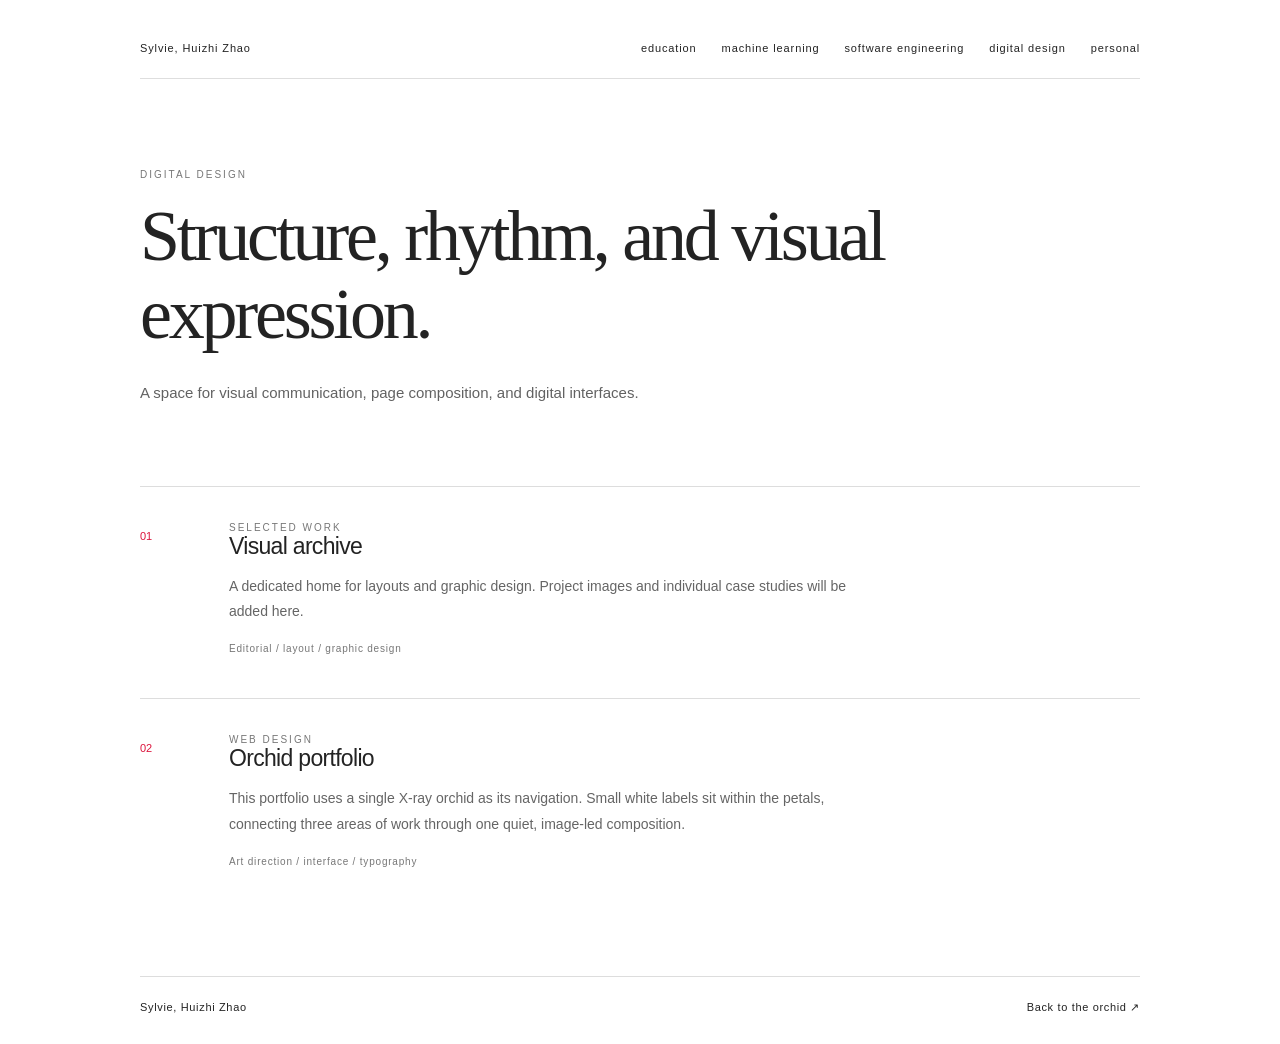
<file: digital-designing.html>
<!doctype html><html lang="en"><head><meta charset="utf-8"><meta name="viewport" content="width=device-width,initial-scale=1"><title>Digital design — Sylvie, Huizhi Zhao</title><link rel="stylesheet" href="style.css"></head><body><div class="page"><header class="topbar"><a href="index.html">Sylvie, Huizhi Zhao</a><nav aria-label="Work categories"><a href="education.html">education</a><a href="machine-learning.html">machine learning</a><a href="software-engineering.html">software engineering</a><a href="digital-designing.html">digital design</a><a href="personal.html">personal</a></nav></header><main><section class="intro"><div class="eyebrow">Digital design</div><h1>Structure, rhythm, and visual expression.</h1><p>A space for visual communication, page composition, and digital interfaces.</p></section><article class="work"><span class="number">01</span><div><div class="eyebrow">Selected work</div><h2>Visual archive</h2><p>A dedicated home for layouts and graphic design. Project images and individual case studies will be added here.</p><div class="tags">Editorial / layout / graphic design</div></div></article><article class="work"><span class="number">02</span><div><div class="eyebrow">Web design</div><h2>Orchid portfolio</h2><p>This portfolio uses a single X-ray orchid as its navigation. Small white labels sit within the petals, connecting three areas of work through one quiet, image-led composition.</p><div class="tags">Art direction / interface / typography</div></div></article></main><footer class="pagefooter"><span>Sylvie, Huizhi Zhao</span><a href="index.html">Back to the orchid ↗</a></footer></div></body></html>
</file>
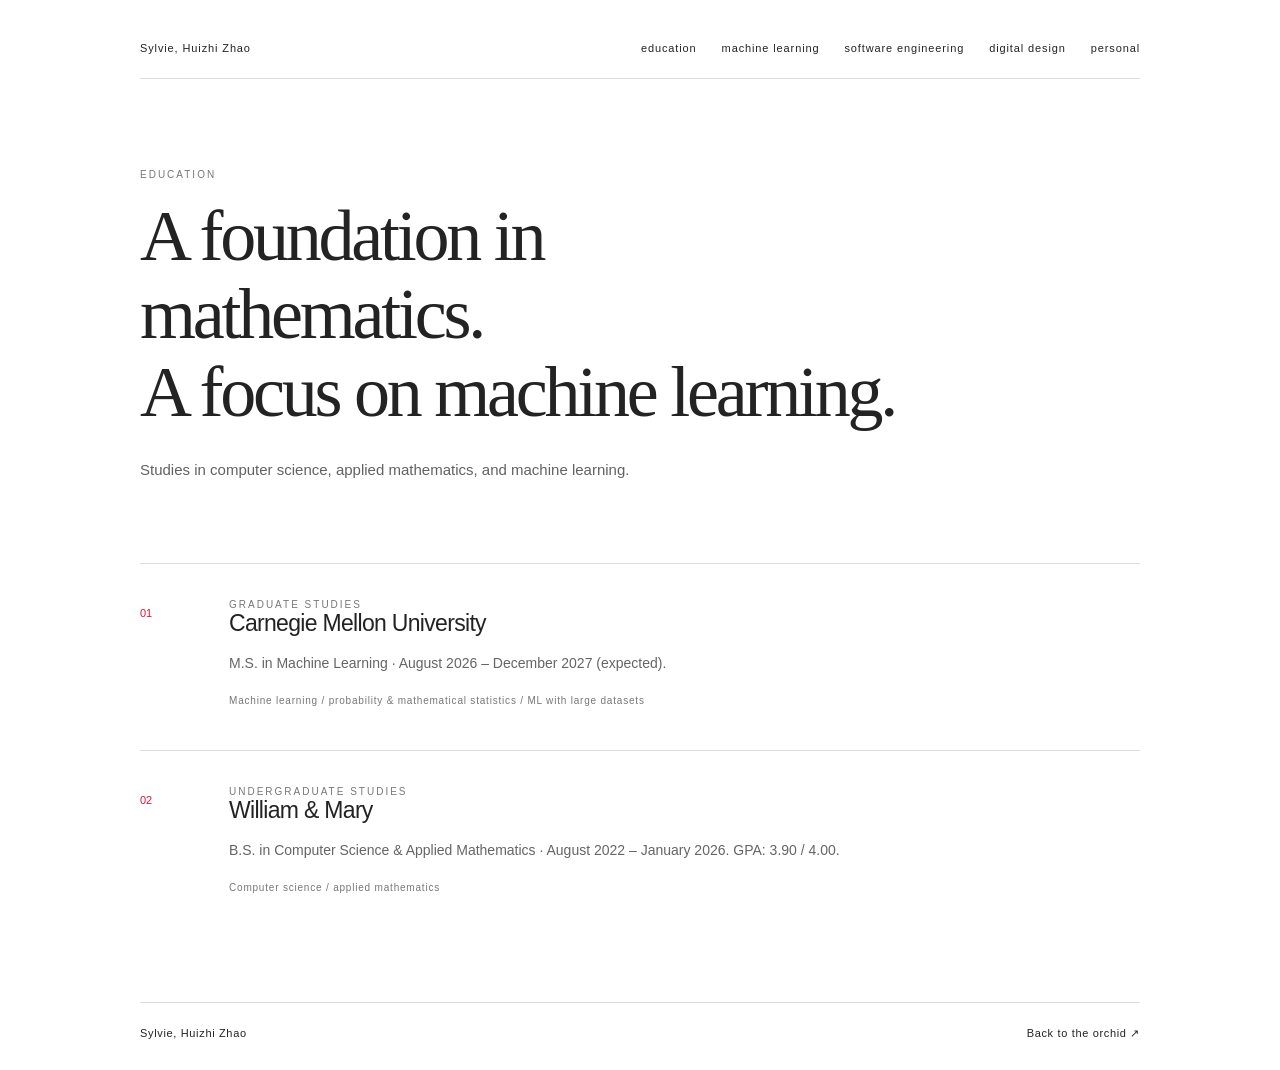
<file: education.html>
<!doctype html><html lang="en"><head><meta charset="utf-8"><meta name="viewport" content="width=device-width,initial-scale=1"><title>Education — Sylvie, Huizhi Zhao</title><link rel="stylesheet" href="style.css"></head><body><div class="page"><header class="topbar"><a href="index.html">Sylvie, Huizhi Zhao</a><nav aria-label="Work categories"><a href="education.html">education</a><a href="machine-learning.html">machine learning</a><a href="software-engineering.html">software engineering</a><a href="digital-designing.html">digital design</a><a href="personal.html">personal</a></nav></header><main><section class="intro"><div class="eyebrow">Education</div><h1>A foundation in mathematics.<br>A focus on machine learning.</h1><p>Studies in computer science, applied mathematics, and machine learning.</p></section><article class="work"><span class="number">01</span><div><div class="eyebrow">Graduate studies</div><h2>Carnegie Mellon University</h2><p>M.S. in Machine Learning · August 2026 – December 2027 (expected).</p><div class="tags">Machine learning / probability & mathematical statistics / ML with large datasets</div></div></article><article class="work"><span class="number">02</span><div><div class="eyebrow">Undergraduate studies</div><h2>William &amp; Mary</h2><p>B.S. in Computer Science &amp; Applied Mathematics · August 2022 – January 2026. GPA: 3.90 / 4.00.</p><div class="tags">Computer science / applied mathematics</div></div></article></main><footer class="pagefooter"><span>Sylvie, Huizhi Zhao</span><a href="index.html">Back to the orchid ↗</a></footer></div></body></html>
</file>
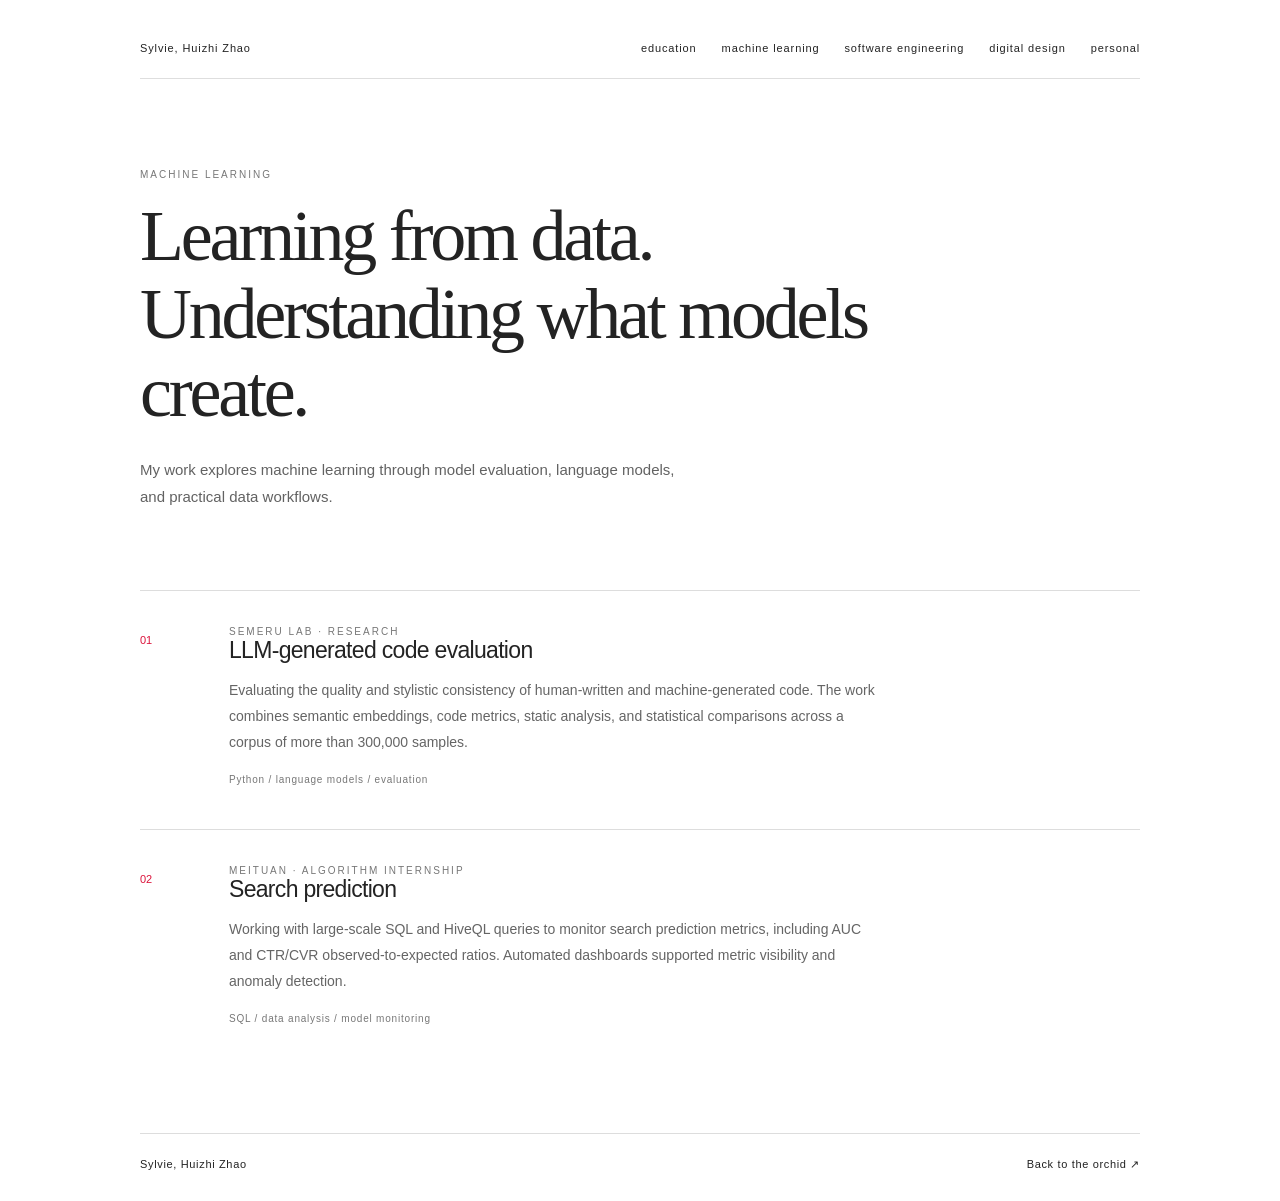
<file: machine-learning.html>
<!doctype html><html lang="en"><head><meta charset="utf-8"><meta name="viewport" content="width=device-width,initial-scale=1"><title>Machine learning — Sylvie, Huizhi Zhao</title><link rel="stylesheet" href="style.css"></head><body><div class="page"><header class="topbar"><a href="index.html">Sylvie, Huizhi Zhao</a><nav aria-label="Work categories"><a href="education.html">education</a><a href="machine-learning.html">machine learning</a><a href="software-engineering.html">software engineering</a><a href="digital-designing.html">digital design</a><a href="personal.html">personal</a></nav></header><main><section class="intro"><div class="eyebrow">Machine learning</div><h1>Learning from data. Understanding what models create.</h1><p>My work explores machine learning through model evaluation, language models, and practical data workflows.</p></section><article class="work"><span class="number">01</span><div><div class="eyebrow">SEMERU Lab · Research</div><h2>LLM-generated code evaluation</h2><p>Evaluating the quality and stylistic consistency of human-written and machine-generated code. The work combines semantic embeddings, code metrics, static analysis, and statistical comparisons across a corpus of more than 300,000 samples.</p><div class="tags">Python / language models / evaluation</div></div></article><article class="work"><span class="number">02</span><div><div class="eyebrow">Meituan · Algorithm internship</div><h2>Search prediction</h2><p>Working with large-scale SQL and HiveQL queries to monitor search prediction metrics, including AUC and CTR/CVR observed-to-expected ratios. Automated dashboards supported metric visibility and anomaly detection.</p><div class="tags">SQL / data analysis / model monitoring</div></div></article></main><footer class="pagefooter"><span>Sylvie, Huizhi Zhao</span><a href="index.html">Back to the orchid ↗</a></footer></div></body></html>
</file>
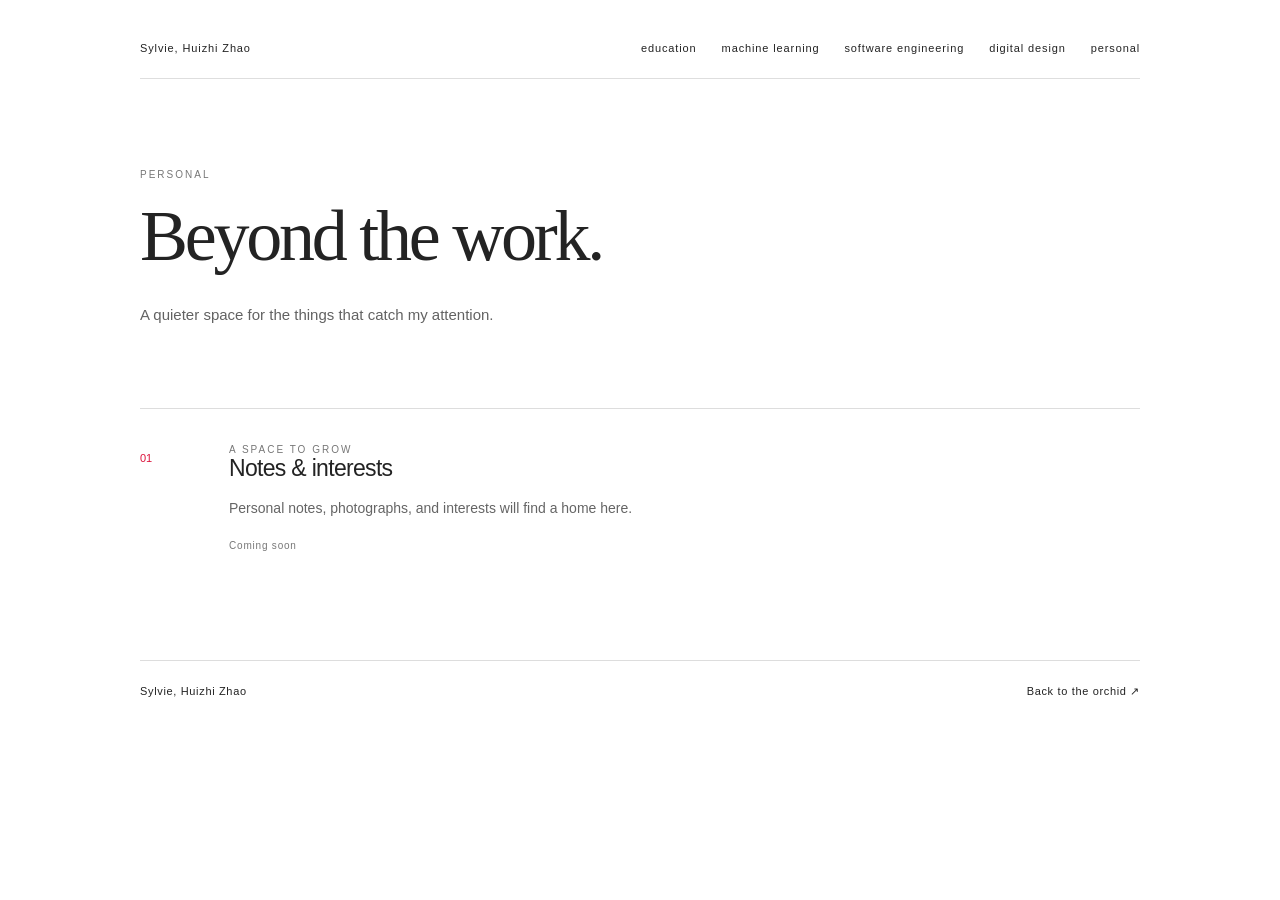
<file: personal.html>
<!doctype html><html lang="en"><head><meta charset="utf-8"><meta name="viewport" content="width=device-width,initial-scale=1"><title>Personal — Sylvie, Huizhi Zhao</title><link rel="stylesheet" href="style.css"></head><body><div class="page"><header class="topbar"><a href="index.html">Sylvie, Huizhi Zhao</a><nav aria-label="Work categories"><a href="education.html">education</a><a href="machine-learning.html">machine learning</a><a href="software-engineering.html">software engineering</a><a href="digital-designing.html">digital design</a><a href="personal.html">personal</a></nav></header><main><section class="intro"><div class="eyebrow">Personal</div><h1>Beyond the work.</h1><p>A quieter space for the things that catch my attention.</p></section><article class="work"><span class="number">01</span><div><div class="eyebrow">A space to grow</div><h2>Notes &amp; interests</h2><p>Personal notes, photographs, and interests will find a home here.</p><div class="tags">Coming soon</div></div></article></main><footer class="pagefooter"><span>Sylvie, Huizhi Zhao</span><a href="index.html">Back to the orchid ↗</a></footer></div></body></html>
</file>
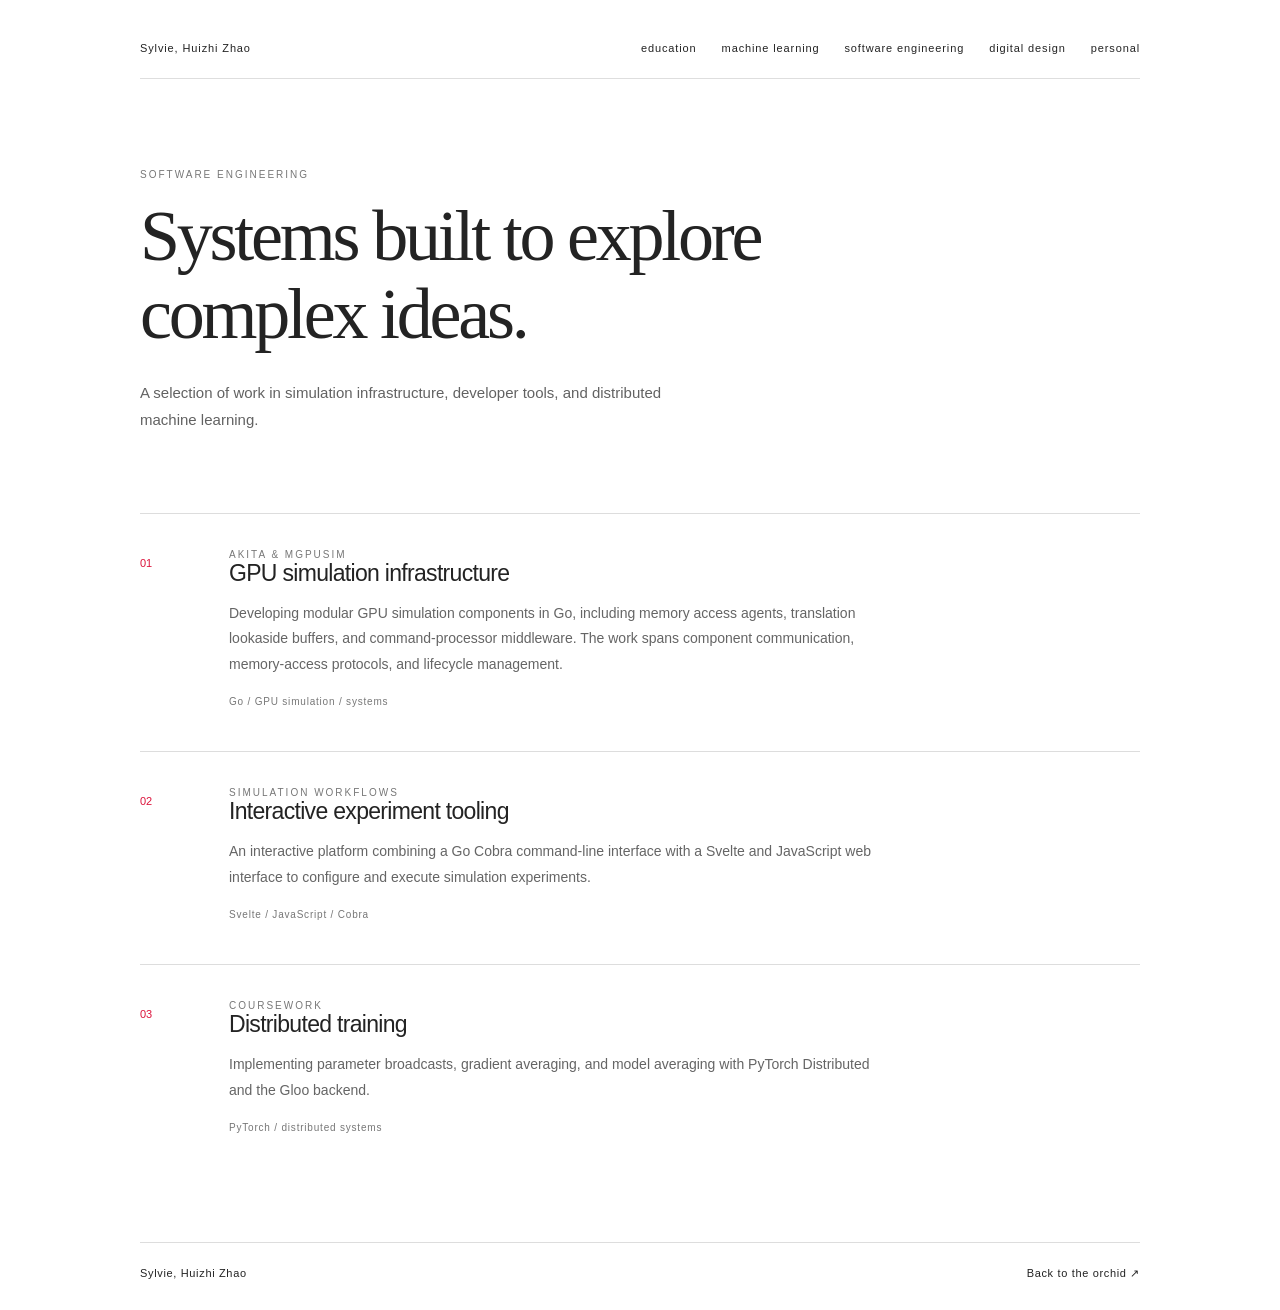
<file: software-engineering.html>
<!doctype html><html lang="en"><head><meta charset="utf-8"><meta name="viewport" content="width=device-width,initial-scale=1"><title>Software engineering — Sylvie, Huizhi Zhao</title><link rel="stylesheet" href="style.css"></head><body><div class="page"><header class="topbar"><a href="index.html">Sylvie, Huizhi Zhao</a><nav aria-label="Work categories"><a href="education.html">education</a><a href="machine-learning.html">machine learning</a><a href="software-engineering.html">software engineering</a><a href="digital-designing.html">digital design</a><a href="personal.html">personal</a></nav></header><main><section class="intro"><div class="eyebrow">Software engineering</div><h1>Systems built to explore complex ideas.</h1><p>A selection of work in simulation infrastructure, developer tools, and distributed machine learning.</p></section><article class="work"><span class="number">01</span><div><div class="eyebrow">Akita & MGPUSim</div><h2>GPU simulation infrastructure</h2><p>Developing modular GPU simulation components in Go, including memory access agents, translation lookaside buffers, and command-processor middleware. The work spans component communication, memory-access protocols, and lifecycle management.</p><div class="tags">Go / GPU simulation / systems</div></div></article><article class="work"><span class="number">02</span><div><div class="eyebrow">Simulation workflows</div><h2>Interactive experiment tooling</h2><p>An interactive platform combining a Go Cobra command-line interface with a Svelte and JavaScript web interface to configure and execute simulation experiments.</p><div class="tags">Svelte / JavaScript / Cobra</div></div></article><article class="work"><span class="number">03</span><div><div class="eyebrow">Coursework</div><h2>Distributed training</h2><p>Implementing parameter broadcasts, gradient averaging, and model averaging with PyTorch Distributed and the Gloo backend.</p><div class="tags">PyTorch / distributed systems</div></div></article></main><footer class="pagefooter"><span>Sylvie, Huizhi Zhao</span><a href="index.html">Back to the orchid ↗</a></footer></div></body></html>
</file>
<file: style.css>
*{box-sizing:border-box}body{margin:0;background:#fff;color:#232323;font-family:Arial,Helvetica,sans-serif;-webkit-font-smoothing:antialiased}a{color:inherit}.home{min-height:100svh;display:flex;flex-direction:column;align-items:center;justify-content:center}.orchid{width:min(84vh,850px,100vw);position:relative;aspect-ratio:1;flex-shrink:0}.orchid img{width:100%;height:100%;display:block}.petal{position:absolute;color:white;text-decoration:none;font-size:clamp(10px,1.35vw,13px);letter-spacing:.055em;line-height:1.6;text-align:center;padding:14px 9px;transform:translate(-50%,-50%);white-space:nowrap;text-shadow:0 1px 5px #0009;transition:letter-spacing .25s}.petal span{display:block;font-size:9px;letter-spacing:.13em;opacity:0;transition:opacity .25s}.petal:hover span,.petal:focus-visible span{opacity:1}.petal:hover{letter-spacing:.09em}.petal:focus-visible{outline:1px solid white;outline-offset:4px;border-radius:2px}.ml{left:26%;top:39%}.se{left:74%;top:39%}.dd{left:47%;top:27%;writing-mode:vertical-rl;transform:translate(-50%,-50%) rotate(-6deg)}.dd span{margin-top:8px}.signature{font-size:14px;letter-spacing:.12em;padding:4px 24px 38px;text-align:center}.page{max-width:1100px;margin:auto;padding:42px 50px 30px}.topbar{display:flex;justify-content:space-between;gap:30px;border-bottom:1px solid #dedede;padding-bottom:24px;font-size:11px;letter-spacing:.08em}.topbar a{text-decoration:none}.topbar nav{display:flex;gap:25px}.topbar a:hover{text-decoration:underline;text-underline-offset:5px}.intro{padding:90px 0 65px;max-width:760px}.eyebrow{font-size:10px;letter-spacing:.2em;text-transform:uppercase;color:#777}.intro h1{font-family:Georgia,'Times New Roman',serif;font-size:clamp(42px,6vw,72px);font-weight:400;letter-spacing:-.045em;margin:18px 0 25px;line-height:1.08}.intro p{font-size:15px;line-height:1.8;max-width:560px;color:#626262}.work{display:grid;grid-template-columns:65px 1fr;gap:24px;border-top:1px solid #ddd;padding:35px 0 44px}.number{font-size:11px;color:#dc143c;padding-top:8px}.work h2{font-size:23px;font-weight:400;letter-spacing:-.03em;margin:0 0 14px}.work p{max-width:650px;font-size:14px;color:#656565;line-height:1.85;margin:0 0 18px}.tags{font-size:10px;letter-spacing:.08em;color:#777}.pagefooter{display:flex;justify-content:space-between;border-top:1px solid #ddd;margin-top:65px;padding-top:24px;font-size:11px;letter-spacing:.06em}.pagefooter a{text-decoration:none}.design-note{border-left:1px solid #aaa;padding:0 0 0 24px;margin:15px 0}.design-note p{color:#888}.botanical{width:130px;mix-blend-mode:multiply;opacity:.8;margin-top:25px}@media(max-width:600px){.home{justify-content:center}.orchid{width:100vw}.signature{padding-top:40px;font-size:12px}.petal{font-size:10px;letter-spacing:.01em;padding:12px 3px}.petal span{font-size:8px}.page{padding:28px 24px}.topbar{flex-direction:column;gap:22px}.topbar nav{gap:16px;flex-wrap:wrap;font-size:10px}.intro{padding:65px 0 40px}.work{grid-template-columns:25px 1fr;gap:12px}.pagefooter{line-height:1.8;gap:20px}}

.education{left:23.5%;top:68%;transform:translate(-50%,-50%) rotate(-27deg)}.personal{left:73%;top:67%;transform:translate(-50%,-50%) rotate(27deg)}
</file>
